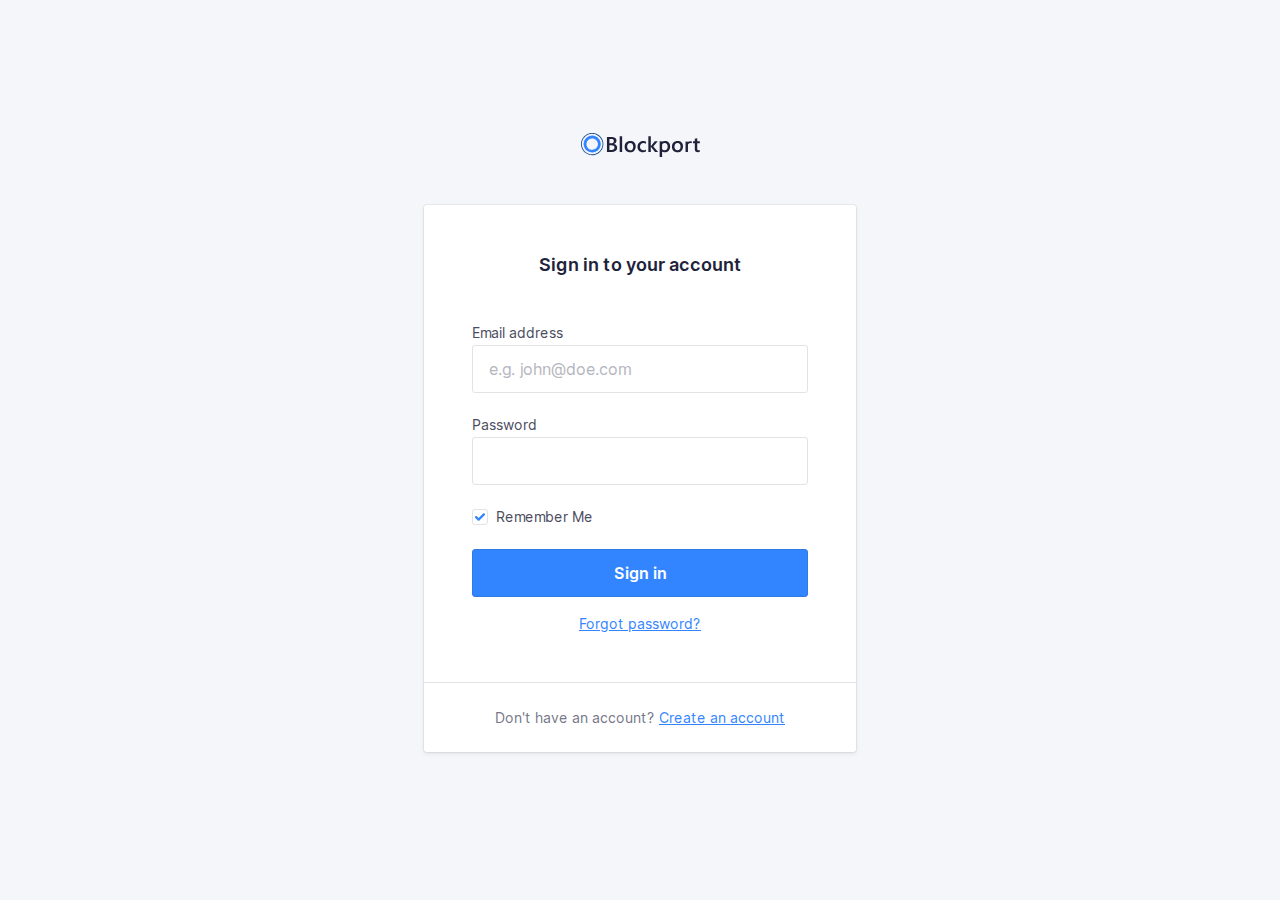
<file: index.html>
<!doctype html>
<html lang="en">

<head>
    <meta charset="utf-8">
    <meta http-equiv="x-ua-compatible" content="ie=edge">
    <title>Blockport - Sign in</title>
    <meta name="description" content="This is my HTML5 boilerplate.">
    <meta name="viewport" content="width=device-width, initial-scale=1.0">
    <meta name="theme-color" content="#e85e00">

    <link rel="icon" href="favicon.svg">
    <link rel="apple-touch-icon" href="apple-touch-icon.png">
    <link rel="manifest" href="manifest.json">

    <link rel="stylesheet" href="css/normalize.css">
    <link rel="stylesheet" href="css/screen.css">
</head>

<body>
    <section class="o-row o-row--lg o-row--login">
        <div class="o-container u-max-width-xs">
            <h1 class="c-logo">
                <svg class="c-logo__symbol" viewBox="0 0 119 24" xmlns="http://www.w3.org/2000/svg">
                    <title>Blockport</title>
                    <path class="c-logo__path c-logo__path--1"
                        d="M25.9496128,18.9917356 L25.9496128,4.04231406 L30.7396633,4.04231406 C32.19945,4.04231406 33.3560606,4.35834712 34.2094949,4.99041321 C35.0252057,5.55089835 35.5052521,6.4769114 35.4896465,7.4598347 C35.5056187,8.25676883 35.2485893,9.03557965 34.7604209,9.6694215 C34.2511175,10.3119823 33.5500641,10.7791057 32.7570539,11.0042975 L32.7570539,11.0459504 C33.6957957,11.1207168 34.5764055,11.5260387 35.2392256,12.1884297 C35.8602694,12.8310744 36.1707912,13.6667769 36.1707912,14.6955372 C36.1979832,15.9155062 35.6268682,17.0730015 34.6382155,17.8016529 C33.6205051,18.5950413 32.3363468,18.9917356 30.7857407,18.9917356 L25.9496128,18.9917356 Z M41.1511616,18.9918689 L38.6990404,18.9918689 L38.6990404,3.18727869 L41.1511616,3.18727869 L41.1511616,18.9918689 Z M49.1105387,19.2396694 C47.4477441,19.2396694 46.1195118,18.741157 45.1258418,17.7441322 C44.1321717,16.7471074 43.6360046,15.4247934 43.6373401,13.7771901 C43.6373401,11.9841322 44.1548767,10.5838017 45.1899495,9.57619833 C46.2250223,8.56859504 47.6200337,8.06479338 49.3749832,8.06479338 C51.0591469,8.06479338 52.3720202,8.55471073 53.3136027,9.53454547 C54.2551852,10.5143802 54.7226376,11.8730579 54.7159596,13.6105785 C54.7159596,15.313719 54.2091077,16.677686 53.195404,17.7024794 C52.1817003,18.7272727 50.8200787,19.2396694 49.1105387,19.2396694 Z M64.9231145,18.4998347 C63.986548,19.011405 62.9292595,19.2667693 61.8599663,19.2396694 C60.2572727,19.2396694 58.9657689,18.7444628 57.9854545,17.7540496 C57.0051402,16.7636364 56.5136477,15.4796694 56.5109764,13.9021488 C56.5109764,12.1434711 57.0385299,10.7312397 58.0936364,9.66545453 C59.1487429,8.59966942 60.5611166,8.0661157 62.3307576,8.06479338 C63.2258904,8.04636779 64.1144193,8.22027864 64.9351347,8.57454547 L64.9351347,10.8277686 C64.2490961,10.2941313 63.4035149,10.0011171 62.5310943,9.99471073 C61.5738178,9.96365776 60.6492491,10.3415166 59.9928283,11.0320661 C59.3330526,11.7236364 59.003165,12.6287603 59.003165,13.747438 C59.003165,14.8661157 59.3136869,15.7381818 59.9347306,16.3636364 C60.5557744,17.0023141 61.3891751,17.3216529 62.4349327,17.3216529 C63.3470917,17.3090469 64.2260005,16.9806241 64.9191077,16.3933884 L64.9191077,18.4998347 L64.9231145,18.4998347 Z M77.1256229,18.9918689 L74.0304209,18.9918689 L69.8393771,13.8605902 L69.7973064,13.8605902 L69.7973064,18.9918689 L67.3451852,18.9918689 L67.3451852,3.18727869 L69.7973064,3.18727869 L69.7973064,13.2039344 L69.8393771,13.2039344 L73.7980303,8.31462295 L76.7349663,8.31462295 L72.2814815,13.4718689 L77.1256229,18.9918689 Z M118.81569,18.8747107 C118.223016,19.1343064 117.578072,19.2557712 116.930522,19.2297521 C114.839007,19.2297521 113.793249,18.2380165 113.793249,16.2545455 L113.793249,10.2128926 L111.990219,10.2128926 L111.990219,8.31669423 L113.793249,8.31669423 L113.793249,5.84528927 L116.235354,5.15702479 L116.235354,8.31669423 L118.81569,8.31669423 L118.81569,10.2128926 L116.235354,10.2128926 L116.235354,15.5504132 C116.235354,16.1824793 116.351549,16.6340496 116.583939,16.905124 C116.81633,17.1761983 117.202312,17.3084298 117.741886,17.3018182 C118.130518,17.3099664 118.50999,17.1844984 118.81569,16.9467769 L118.81569,18.8647934 L118.81569,18.8747107 Z M109.678333,8.12826445 C110.052664,8.12904551 110.426384,8.1582218 110.796212,8.21553718 L110.796212,10.2961983 C110.392833,10.129817 109.958979,10.0480952 109.522071,10.0561983 C108.65244,10.0185786 107.815007,10.3854441 107.258266,11.0479339 C107.143588,11.1960713 107.043624,11.3548242 106.959764,11.5219835 L106.959764,18.9917356 L104.519663,18.9917356 L104.519663,8.37818184 L106.959764,8.66776859 L106.959764,8.67768594 C107.814579,8.30025824 108.742499,8.11272598 109.678333,8.12826445 Z M96.4320707,19.2396694 C94.7692761,19.2396694 93.4410438,18.741157 92.4473737,17.7441322 C91.4537037,16.7471074 90.9575366,15.4247934 90.9588721,13.7771901 C90.9588721,11.9841322 91.4764087,10.5838017 92.5114815,9.57619833 C93.5465543,8.56859504 94.9415657,8.06479338 96.6965152,8.06479338 C98.3806789,8.06479338 99.6935522,8.55471073 100.635135,9.53454547 C101.576717,10.5143802 102.04417,11.8730579 102.037492,13.6105785 C102.037492,15.313719 101.53064,16.677686 100.516936,17.7024794 C99.5032323,18.7272727 98.1416107,19.2396694 96.4320707,19.2396694 Z M87.7494781,9.53454547 C88.6883893,10.5157025 89.1578451,11.873719 89.1578451,13.608595 C89.1591806,15.3117355 88.6523287,16.6757025 87.6372896,17.7004959 C86.6222504,18.7252892 85.258625,19.2376859 83.5464141,19.2376859 C82.7065422,19.2489838 81.8737089,19.0847473 81.1023064,18.7557025 L81.1023064,23.8968595 L78.6622054,23.8968595 L78.6622054,8.31471073 L81.1023064,8.60429752 C81.9552279,8.23296681 82.8792553,8.04891403 83.8108586,8.06479338 C85.5017003,8.06479338 86.8145736,8.55471073 87.7494781,9.53454547 Z M96.5422559,9.99471073 C95.6726247,9.95709108 94.8351921,10.3239565 94.2784512,10.9864463 C93.7241864,11.6476033 93.4470539,12.5580165 93.4470539,13.7176859 C93.4470539,14.8363636 93.7275253,15.7170248 94.288468,16.3596694 C94.8529651,17.0028668 95.6823515,17.3568733 96.5422559,17.3216529 C97.5038721,17.3216529 98.2424466,17.0056198 98.7579798,16.3735537 C99.273513,15.7414876 99.5366216,14.8416529 99.5473064,13.6740496 C99.5473064,12.4998347 99.28954,11.5927273 98.7740067,10.9527273 C98.2584735,10.3127273 97.5145568,9.99338845 96.5422559,9.99471073 Z M28.4438047,6.03570248 L28.4438047,10.286281 L30.0645286,10.286281 C30.9353255,10.286281 31.6178058,10.0833058 32.1119697,9.67735538 C32.6061335,9.27140494 32.8532155,8.69619836 32.8532155,7.95173555 C32.8532155,6.67305785 31.9897643,6.03371902 30.262862,6.03371902 L28.4418013,6.03371902 L28.4438047,6.03570248 Z M28.4438047,12.2796694 L28.4438047,17.0082644 L30.5813973,17.0082644 C31.5163019,17.0082644 32.237514,16.7947108 32.7450337,16.3676033 C33.2602043,15.9259125 33.5416601,15.2742418 33.5083165,14.6003306 C33.5083165,13.0505785 32.4238271,12.2757025 30.2548485,12.2757025 L28.4518182,12.2757025 L28.4438047,12.2796694 Z M49.226734,9.99471073 C48.3571028,9.95709108 47.5196702,10.3239565 46.9629293,10.9864463 C46.4086646,11.6476033 46.131532,12.5580165 46.131532,13.7176859 C46.131532,14.8363636 46.4120034,15.7170248 46.9729461,16.3596694 C47.5370578,17.0036033 48.3664998,17.3583638 49.226734,17.3236364 C50.1883502,17.3236364 50.9269247,17.0076033 51.4424579,16.3755372 C51.9579912,15.7434711 52.2157576,14.8436364 52.2157576,13.6760331 C52.2157576,12.5018182 51.9579912,11.5947107 51.4424579,10.9547107 C50.9269247,10.3147108 50.1883502,9.99471073 49.226734,9.99471073 Z M85.8803367,16.3735537 C86.3958699,15.738843 86.6543043,14.8390083 86.6556397,13.6740496 C86.6556397,12.4985124 86.3978733,11.591405 85.8823401,10.9527273 C85.3668068,10.3140496 84.6282323,9.99471073 83.6666162,9.99471073 C82.796985,9.95709108 81.9595523,10.3239565 81.4028114,10.9864463 C81.2895823,11.124335 81.1896456,11.2724196 81.1043098,11.4287603 L81.1043098,15.9153719 C81.6149937,16.8312057 82.6094895,17.3774459 83.6646128,17.3216529 C84.626229,17.3216529 85.3648035,17.0056198 85.8803367,16.3735537 Z">
                    </path>
                    <path class="c-logo__path c-logo__path--2"
                        d="M11.1988215,19.5867769 C7.72899435,19.5891833 4.59940205,17.5218316 3.26949789,14.3488101 C1.93959376,11.1757885 2.67130845,7.5220381 5.12341434,5.09144786 C7.57552021,2.66085764 11.2650639,1.93214337 14.4714645,3.24513351 C17.6778651,4.55812363 19.7696074,7.65421885 19.771229,11.0895868 C19.7679239,15.7772288 15.9334776,19.5780304 11.1988215,19.5867769 Z M11.1988215,5.38314051 C8.86509736,5.38073339 6.75988968,6.77093308 5.86550131,8.90506387 C4.97111293,11.0391947 5.46382249,13.496632 7.11372873,15.1307206 C8.76363496,16.7648092 11.2455511,17.2534798 13.4013998,16.3687158 C15.5572486,15.4839518 16.962125,13.4001349 16.9605051,11.0895868 C16.9572,7.93949107 14.3805102,5.38572999 11.1988215,5.37917355 L11.1988215,5.38314051 Z">
                    </path>
                    <path class="c-logo__path c-logo__path--3"
                        d="M21.2917845,15.8796694 C21.3118182,15.8380165 21.3358586,15.8023141 21.3558923,15.7606612 C22.6443671,13.0744887 22.7786498,9.98607785 21.7280964,7.20021549 C20.6775431,4.41435317 18.5317957,2.16875244 15.7805219,0.975867769 L15.7805219,0.96 C15.6683333,0.910413222 15.5541414,0.874710744 15.4419529,0.82909091 C15.2937037,0.767603308 15.1434512,0.710082645 14.9931987,0.656528927 C14.792862,0.583140496 14.5925253,0.517685949 14.378165,0.458181816 C14.2319192,0.414545453 14.0856734,0.374876033 13.9394276,0.337190082 C13.7203928,0.281652893 13.501358,0.23338843 13.2823232,0.192396694 C13.1480976,0.16661157 13.0138721,0.144793388 12.8816498,0.124958678 C12.6546016,0.0905785125 12.4275533,0.0634710744 12.2005051,0.0436363637 C12.0762963,0.0337190082 11.9500842,0.0238016529 11.8258754,0.0178512397 C11.5881425,0.00462809917 11.3510774,-0.000661157024 11.1146801,0.00198347107 C10.988468,0.00198347107 10.8622559,0.00198347107 10.7380471,0.0119008265 C10.5076599,0.0218181818 10.2792761,0.0376859504 10.0528956,0.0614876034 C9.9146633,0.0753719009 9.77843434,0.0932231406 9.64220539,0.113057851 C9.44186869,0.142809918 9.22350168,0.176528926 9.01715488,0.218181818 C8.86089226,0.249917356 8.70462963,0.283636364 8.548367,0.321322314 C8.39210438,0.359008265 8.18575758,0.412561983 8.00745791,0.466115701 C7.82915825,0.519669423 7.65286195,0.577190081 7.47656566,0.638677688 C7.30026936,0.70016529 7.17405724,0.747768594 7.02580808,0.807272727 C6.82547138,0.884628098 6.63715488,0.969917355 6.44483165,1.05719008 C6.31861953,1.11471074 6.19441077,1.17421488 6.07220539,1.23768595 C5.87186869,1.34082644 5.67153199,1.45190082 5.47119529,1.56694215 C5.36301347,1.63041322 5.25683502,1.69586777 5.15065657,1.76528926 C4.95165543,1.89752066 4.75666107,2.02975207 4.5656734,2.16198347 C4.46416949,2.23603306 4.36400114,2.31140496 4.26516835,2.38809918 C4.07952302,2.52958678 3.89721661,2.67834711 3.71824916,2.83438017 C3.61607744,2.92363636 3.51791246,3.0168595 3.41774411,3.11008265 C3.25747475,3.26347108 3.10121212,3.42214876 2.94895623,3.5861157 C2.84678451,3.69719008 2.74861953,3.81024794 2.64845118,3.92528926 C2.51021886,4.08793389 2.37599327,4.25454547 2.24777778,4.42512397 C2.15161616,4.55206611 2.05946128,4.68099175 1.96930976,4.82181816 C1.90119529,4.92099175 1.82506734,5.0201653 1.75895623,5.11537188 C1.69284512,5.2105785 1.65878788,5.29190081 1.60670034,5.37917355 C1.53457912,5.49818184 1.46446128,5.61917355 1.40636364,5.74214876 C1.28415825,5.96231406 1.16796296,6.18446282 1.06178451,6.40859504 C1.02372054,6.44826445 0.995673401,6.49586778 0.981649832,6.54148761 C0.967626263,6.58710744 0.939579125,6.65454547 0.915538721,6.71008265 C0.808692479,6.95471075 0.711863077,7.20132232 0.625050505,7.44991735 C0.588989899,7.55438018 0.55426487,7.65884298 0.520875421,7.76330577 C0.444747475,8.00528927 0.377968575,8.24793388 0.320538721,8.49123966 C0.291156005,8.61157023 0.263776655,8.73190084 0.238400673,8.85223141 C0.191655443,9.07966942 0.152255892,9.30710742 0.12020202,9.53454547 C0.10016835,9.67338842 0.0821380471,9.81024795 0.0681144781,9.9490909 C0.0460774411,10.1613223 0.0320538721,10.3715703 0.022037037,10.5838017 C0.022037037,10.7365289 0.010016835,10.8872727 0.010016835,11.04 C0.010016835,11.2383471 0.010016835,11.4366942 0.026043771,11.6350413 C0.026043771,11.7917356 0.0440740741,11.9484297 0.0580976431,12.105124 C0.0761279461,12.3034711 0.104175084,12.5018182 0.132222222,12.7001653 C0.146245791,12.8429752 0.18030303,13.0036364 0.2003367,13.1543802 C0.238400673,13.3527273 0.286481481,13.5510744 0.336565657,13.7494215 C0.380639731,13.8961983 0.406683502,14.0330579 0.446750842,14.1758678 C0.506851852,14.3742149 0.576969697,14.5844628 0.647087542,14.7867769 C0.693164983,14.9157025 0.739242424,15.0446281 0.789326599,15.1715703 C0.871464646,15.3699174 0.963619529,15.5801653 1.05777778,15.7804959 C1.11387205,15.8995041 1.16996633,16.0185124 1.23006734,16.1355372 C1.33223906,16.3338843 1.44242424,16.5322314 1.55461279,16.7166942 C1.62473064,16.8357025 1.69484848,16.9527273 1.76897306,17.0677686 C1.88316498,17.2442975 2.00537037,17.4168595 2.12957912,17.587438 C2.21973064,17.7123967 2.31188552,17.8353719 2.40804714,17.9563636 C2.50420875,18.0773554 2.65646465,18.2519008 2.78468013,18.3966942 C2.91289562,18.5414876 3.02308081,18.6644628 3.14929293,18.7933884 C3.27550505,18.9223141 3.3876936,19.027438 3.51190236,19.1424794 C3.63611111,19.2575206 3.81841751,19.4241322 3.98069024,19.5590082 C4.09287879,19.6522314 4.20907407,19.7434711 4.32727273,19.8327273 C4.50957912,19.9735537 4.69388889,20.1084297 4.88621212,20.2294215 C4.9362963,20.2631405 4.98037037,20.3008265 5.03045455,20.3345455 C7.52290169,21.989742 10.5859073,22.5756212 13.5217147,21.9587191 C16.4575222,21.3418171 19.0161165,19.5746694 20.6146465,17.0598347 L20.6266667,17.0598347 C20.6647306,17.0003306 20.6947811,16.9368595 20.7328451,16.8753719 C20.8149832,16.7424794 20.8911111,16.6036364 20.9692424,16.4647934 C21.0854377,16.2763636 21.1936195,16.08 21.2917845,15.8796694 Z M6.96771044,20.4198347 C6.40765296,20.1694737 5.87129224,19.8701033 5.36501684,19.5252893 C5.18671717,19.4042975 5.01442761,19.2773554 4.84614478,19.1464463 C4.73996633,19.065124 4.63378788,18.9818182 4.53161616,18.8965289 C4.38136364,18.7715703 4.23912458,18.6406612 4.09888889,18.5097521 C3.9586532,18.378843 3.87451178,18.2995041 3.76632997,18.1884297 C3.65814815,18.0773554 3.53794613,17.9444628 3.42976431,17.8214876 C3.32158249,17.6985124 3.19737374,17.5557025 3.08718855,17.4247934 C2.97700337,17.2938843 2.91489899,17.1986777 2.83075758,17.0836364 C2.71656566,16.9249587 2.60237374,16.766281 2.49819865,16.6036364 C2.43008418,16.4965289 2.36597643,16.3894215 2.29786195,16.2803306 C2.19368687,16.1038017 2.09752525,15.9252893 1.9973569,15.7447934 C1.94126263,15.6376859 1.89117845,15.528595 1.83909091,15.4195041 C1.7609596,15.2231405 1.67681818,15.0386777 1.60069024,14.8482644 C1.55461279,14.7332231 1.51454545,14.6161983 1.47247475,14.501157 C1.40436027,14.3127273 1.34025253,14.1242975 1.28415825,13.9319008 C1.24609428,13.8029752 1.2140404,13.6760331 1.18198653,13.5490909 C1.13590909,13.3626446 1.09183502,13.1761983 1.05577441,12.9897521 C1.02973064,12.8429752 1.0076936,12.7140496 0.981649832,12.5771901 C0.953602694,12.3927273 0.92956229,12.2082644 0.911531987,12.0218182 C0.897508418,11.8809918 0.889494949,11.7401653 0.881481481,11.5993388 C0.881481481,11.4109091 0.865454545,11.2224794 0.865454545,11.0340496 C0.865454545,10.8971901 0.865454545,10.7603306 0.877474747,10.6254545 C0.877474747,10.4271074 0.899511785,10.2287603 0.919545455,10.0304132 C0.931565657,9.90743803 0.94959596,9.78247936 0.965622896,9.65950414 C0.995673401,9.44528927 1.03173401,9.23107436 1.07580808,9.01884299 C1.09784512,8.91173555 1.12188552,8.80462812 1.14792929,8.69950414 C1.20402357,8.47074382 1.27080247,8.24330577 1.34826599,8.01719009 C1.37764871,7.9246281 1.408367,7.83206612 1.44042088,7.73950414 C1.52189113,7.50545453 1.61204265,7.2740496 1.71087542,7.04528927 C1.75094276,6.95206611 1.7910101,6.86082645 1.83508418,6.76958679 C1.93525253,6.55537188 2.03542088,6.3490909 2.15762626,6.14479338 C2.21973064,6.03570248 2.27983165,5.92661158 2.34594276,5.81752064 C2.45412458,5.63900825 2.5683165,5.46644628 2.68651515,5.29586778 C2.7686532,5.17685949 2.85279461,5.0598347 2.93893939,4.94479338 C3.06047699,4.7847934 3.18602133,4.62876031 3.31557239,4.47669423 C3.40505612,4.36826447 3.49520763,4.26710742 3.58602694,4.17322312 C3.73026936,4.01983471 3.87718294,3.86842975 4.02676768,3.71900826 C4.11491582,3.63438017 4.20506734,3.55173554 4.29722222,3.47107438 C4.46016275,3.32694215 4.62710998,3.18809917 4.79806397,3.05454545 C4.88754769,2.98446281 4.978367,2.91834711 5.07052189,2.85619835 C5.24815375,2.72396694 5.42912458,2.60099173 5.61343434,2.48727273 C5.71093152,2.42512397 5.80909651,2.36561983 5.90792929,2.30876033 C6.09090349,2.20165289 6.27654882,2.09983471 6.46486532,2.00330579 C6.57705387,1.94644628 6.69057799,1.89157025 6.80543771,1.83867769 C6.98306957,1.75669422 7.16203704,1.67933884 7.34234007,1.60661157 C7.47589785,1.55239669 7.61413018,1.50082645 7.75703704,1.45190082 C7.91864196,1.39504132 8.08225029,1.34214876 8.24786195,1.29322314 C8.41347361,1.24429752 8.57975307,1.2 8.74670034,1.16033058 C8.8896072,1.12595041 9.03318182,1.09421488 9.17742424,1.06512397 C9.36841191,1.02677686 9.56073514,0.994380165 9.75439394,0.967933885 C9.87993826,0.950743802 10.0061504,0.934876033 10.1330303,0.920330577 C10.3440516,0.899173554 10.5557407,0.883966942 10.7680976,0.874710744 L11.1126768,0.874710744 C11.3317116,0.874710744 11.5514141,0.880000001 11.7717845,0.890578513 L12.1143603,0.914380167 C12.3307239,0.932892563 12.5464197,0.958677687 12.7614478,0.991735538 C12.8829854,1.01024793 13.004523,1.0307438 13.1260606,1.05322314 C13.330404,1.09157025 13.5347475,1.13652893 13.7390909,1.18809918 C13.8713131,1.22181818 14.0035354,1.25752066 14.1397643,1.29719008 C14.3320875,1.35404959 14.523743,1.41619835 14.7147306,1.48363636 C14.8509596,1.53322314 14.9851852,1.58479339 15.115404,1.64033058 C17.755199,2.69780719 19.8336285,4.79210648 20.8551251,7.42387715 C21.8766218,10.0556478 21.7496417,12.9890377 20.5044613,15.5246281 C20.4123064,15.7229752 20.3041246,15.8975206 20.207963,16.08 C20.1378451,16.2029752 20.0697306,16.3279339 19.9956061,16.4489256 C17.2731751,20.8198837 11.7011151,22.517402 6.96771044,20.4178512 L6.96771044,20.4198347 Z">
                    </path>
                </svg>
            </h1>
            <form class="c-card" action="#">
                <div class="c-card__body">
                    <h2 class="c-card__title">
                        Sign in to your account
                    </h2>
                    <p class="c-form-field">
                        <label class="c-label" for="username">
                            Email address
                        </label>
                        <input class="c-input" type="email" name="username" id="username"
                            placeholder="e.g. john@doe.com" required>
                    </p>
                    <p class="c-form-field">
                        <label class="c-label" for="password">
                            Password
                        </label>
                        <input class="c-input" type="password" name="password" id="password" required>
                    </p>
                    <p class="c-form-field c-form-field--option">
                        <input class="c-option c-option--hidden o-hide-accessible" type="checkbox" id="checkbox1"
                            checked>
                        <label class="c-label c-label--option c-custom-option" for="checkbox1">
                            <span class="c-custom-option__fake-input c-custom-option__fake-input--checkbox">
                                <svg class="c-custom-option__symbol" xmlns="http://www.w3.org/2000/svg"
                                    viewBox="0 0 9 6.75">
                                    <path
                                        d="M4.75,9.5a1,1,0,0,1-.707-.293l-2.25-2.25A1,1,0,1,1,3.207,5.543L4.75,7.086,8.793,3.043a1,1,0,0,1,1.414,1.414l-4.75,4.75A1,1,0,0,1,4.75,9.5"
                                        transform="translate(-1.5 -2.75)" />
                                </svg>
                            </span>
                            Remember Me
                        </label>
                    </p>
                    <p class="u-mb-md">
                        <!-- Input type button
                                <input type="submit" class="o-button-reset c-button" value="Sign in"/>
                            -->
                        <!-- Button -->
                        <button type="submit" class="o-button-reset c-button">Sign in</button>
                    </p>
                    <p class="u-text-sm u-align-text-center">
                        <a href="#!">
                            Forgot password?
                        </a>
                    </p>
                </div>
                <div class="c-card__footer">
                    <p class="u-align-text-center u-text-sm u-color-neutral-dark">
                        Don't have an account? <a href="#">Create an account</a>
                    </p>
                </div>
            </form>

        </div>
    </section>
</body>

</html>
</file>
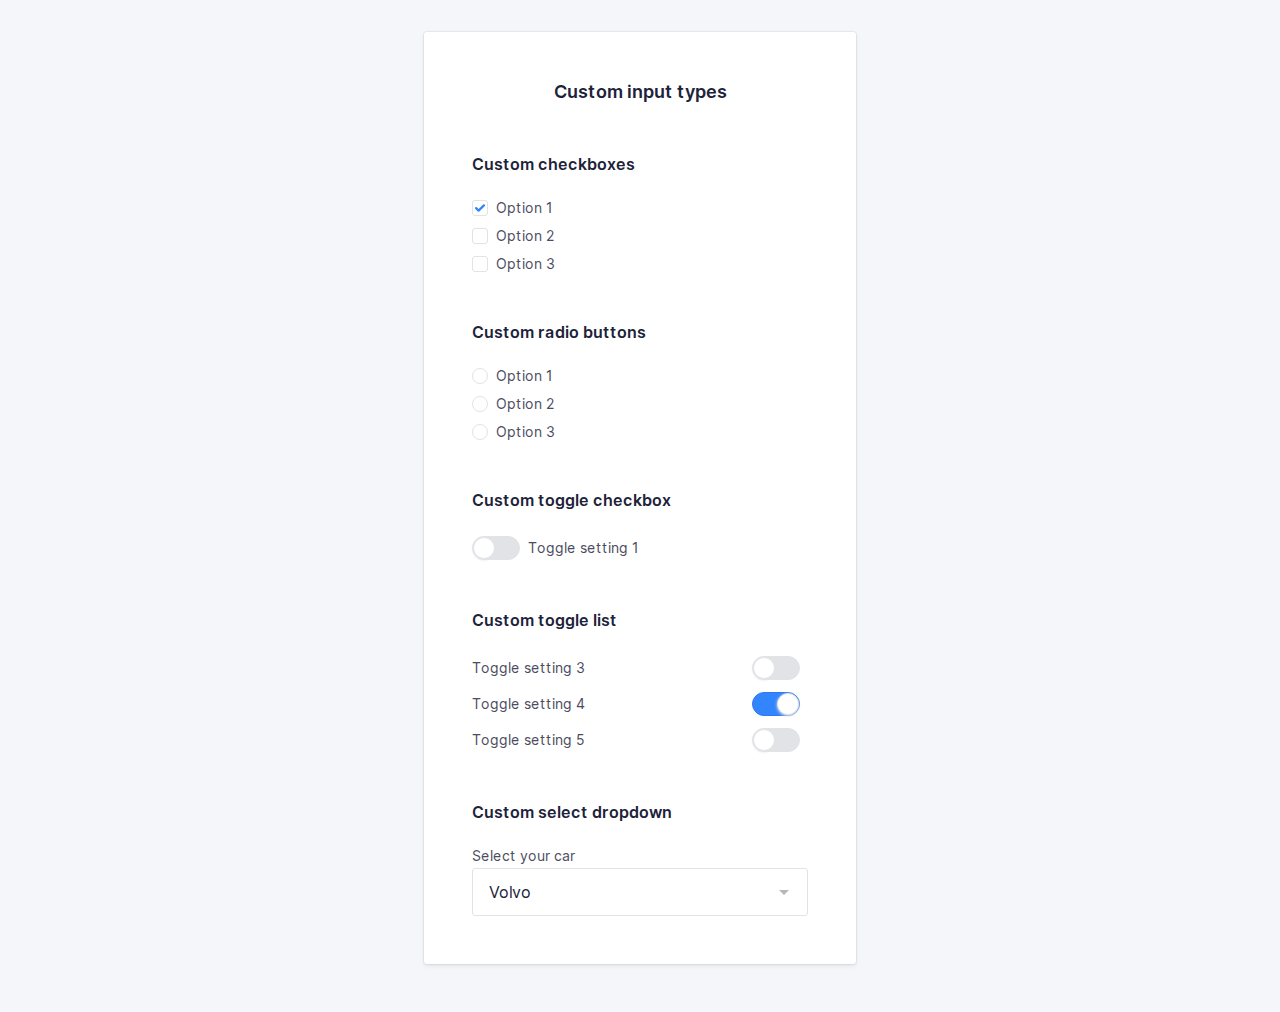
<file: inputs.html>
<!doctype html>
<html lang="en">

<head>
    <meta charset="utf-8">
    <meta http-equiv="x-ua-compatible" content="ie=edge">
    <title>Blockport - Custom input types</title>
    <meta name="description" content="This is my HTML5 boilerplate.">
    <meta name="viewport" content="width=device-width, initial-scale=1.0">
    <meta name="msapplication-TileColor" content="#3385FF">
    <meta name="theme-color" content="#3385FF">

    <link rel="apple-touch-icon" sizes="180x180" href="apple-touch-icon.png">
    <link rel="icon" type="image/png" sizes="32x32" href="favicon-32x32.png">
    <link rel="icon" type="image/png" sizes="16x16" href="favicon-16x16.png">
    <link rel="manifest" href="site.webmanifest">
    <link rel="mask-icon" href="safari-pinned-tab.svg" color="#3385FF">

    <link rel="stylesheet" href="css/normalize.css">
    <link rel="stylesheet" href="css/screen.css">
    <script type="text/javascript">
        function togglePassword() {
            var passwordInput = document.querySelector(".js-password-input");

            if (passwordInput.type === "password") {
                passwordInput.type = "text";
            } else {
                passwordInput.type = "password";
            }
        }
    </script>
</head>

<body>
    <section class="o-row o-row--lg o-row--login o-row--beta">
        <div class="o-container u-max-width-xs">
            <form class="c-card" action="#">
                <div class="c-card__body">
                    <h2 class="c-card__title">
                        Custom input types
                    </h2>
                    <div class="o-section">
                        <!-- Custom checkboxes -->
                        <h5>
                            Custom checkboxes
                        </h5>
                        <ul class="o-list c-option-list">
                            <li class="c-form-field c-form-field--option c-option-list__item">
                                <input class="c-option c-option--hidden o-hide-accessible" type="checkbox"
                                    id="checkbox1" checked>
                                <label class="c-label c-label--option c-custom-option" for="checkbox1">
                                    <span class="c-custom-option__fake-input c-custom-option__fake-input--checkbox">
                                        <svg class="c-custom-option__symbol" xmlns="http://www.w3.org/2000/svg"
                                            viewBox="0 0 9 6.75">
                                            <path
                                                d="M4.75,9.5a1,1,0,0,1-.707-.293l-2.25-2.25A1,1,0,1,1,3.207,5.543L4.75,7.086,8.793,3.043a1,1,0,0,1,1.414,1.414l-4.75,4.75A1,1,0,0,1,4.75,9.5"
                                                transform="translate(-1.5 -2.75)" />
                                        </svg>
                                    </span>
                                    Option 1
                                </label>
                            </li>
                            <li class="c-form-field c-form-field--option c-option-list__item">
                                <input class="c-option c-option--hidden o-hide-accessible" type="checkbox"
                                    id="checkbox2">
                                <label class="c-label c-label--option c-custom-option" for="checkbox2">
                                    <span class="c-custom-option__fake-input c-custom-option__fake-input--checkbox">
                                        <svg class="c-custom-option__symbol" xmlns="http://www.w3.org/2000/svg"
                                            viewBox="0 0 9 6.75">
                                            <path
                                                d="M4.75,9.5a1,1,0,0,1-.707-.293l-2.25-2.25A1,1,0,1,1,3.207,5.543L4.75,7.086,8.793,3.043a1,1,0,0,1,1.414,1.414l-4.75,4.75A1,1,0,0,1,4.75,9.5"
                                                transform="translate(-1.5 -2.75)" />
                                        </svg>
                                    </span>
                                    Option 2
                                </label>
                            </li>
                            <li class="c-form-field c-form-field--option c-option-list__item">
                                <input class="c-option c-option--hidden o-hide-accessible" type="checkbox"
                                    id="checkbox3">
                                <label class="c-label c-label--option c-custom-option" for="checkbox3">
                                    <span class="c-custom-option__fake-input c-custom-option__fake-input--checkbox">
                                        <svg class="c-custom-option__symbol" xmlns="http://www.w3.org/2000/svg"
                                            viewBox="0 0 9 6.75">
                                            <path
                                                d="M4.75,9.5a1,1,0,0,1-.707-.293l-2.25-2.25A1,1,0,1,1,3.207,5.543L4.75,7.086,8.793,3.043a1,1,0,0,1,1.414,1.414l-4.75,4.75A1,1,0,0,1,4.75,9.5"
                                                transform="translate(-1.5 -2.75)" />
                                        </svg>
                                    </span>
                                    Option 3
                                </label>
                            </li>
                        </ul>
                    </div>
                    <div class="o-section">
                        <!-- Custom radio buttons -->
                        <h5>
                            Custom radio buttons
                        </h5>
                        <ul class="o-list c-option-list">
                            <li class="c-form-field c-form-field--option c-option-list__item">
                                <input class="o-hide-accessible c-option c-option--hidden" type="radio" name="radios"
                                    id="radio1">
                                <label class="c-label c-label--option c-custom-option" for="radio1">
                                    <span class="c-custom-option__fake-input c-custom-option__fake-input--radio">
                                        <span class="c-custom-option__symbol"></span>
                                    </span>
                                    Option 1
                                </label>
                            </li>
                            <li class="c-form-field c-form-field--option c-option-list__item">
                                <input class="o-hide-accessible c-option c-option--hidden" type="radio" name="radios"
                                    id="radio2">
                                <label class="c-label c-label--option c-custom-option" for="radio2">
                                    <span class="c-custom-option__fake-input c-custom-option__fake-input--radio">
                                        <span class="c-custom-option__symbol"></span>
                                    </span>
                                    Option 2
                                </label>
                            </li>
                            <li class="c-form-field c-form-field--option c-option-list__item">
                                <input class="o-hide-accessible c-option c-option--hidden" type="radio" name="radios"
                                    id="radio3">
                                <label class="c-label c-label--option c-custom-option" for="radio3">
                                    <span class="c-custom-option__fake-input c-custom-option__fake-input--radio">
                                        <span class="c-custom-option__symbol"></span>
                                    </span>
                                    Option 3
                                </label>
                            </li>
                        </ul>
                    </div>
                    <div class="o-section">
                        <!-- Custom toggle checkboxes -->
                        <h5>
                            Custom toggle checkbox
                        </h5>
                        <p class="c-form-field c-form-field--option">
                            <input class="o-hide-accessible c-option c-option--hidden" type="checkbox" id="toggle1">
                            <label class="c-label c-label--option c-custom-toggle" for="toggle1">
                                <span class="c-custom-toggle__fake-input">
                                </span>
                                Toggle setting 1
                            </label>
                        </p>
                    </div>
                    <div class="o-section">
                        <h5>
                            Custom toggle list
                        </h5>
                        <ul class="o-list c-toggle-list">
                            <li class="c-form-field c-form-field--option c-toggle-list__item">
                                <input class="o-hide-accessible c-option c-option--hidden" type="checkbox" id="toggle3">
                                <label class="c-label c-label--option c-custom-toggle c-custom-toggle--inverted"
                                    for="toggle3">
                                    <span class="c-custom-toggle__fake-input">
                                    </span>
                                    Toggle setting 3
                                </label>
                            </li>
                            <li class="c-form-field c-form-field--option c-toggle-list__item">
                                <input class="o-hide-accessible c-option c-option--hidden" type="checkbox" id="toggle4"
                                    checked>
                                <label class="c-label c-label--option c-custom-toggle c-custom-toggle--inverted"
                                    for="toggle4">
                                    <span class="c-custom-toggle__fake-input">
                                    </span>
                                    Toggle setting 4
                                </label>
                            </li>
                            <li class="c-form-field c-form-field--option c-toggle-list__item">
                                <input class="o-hide-accessible c-option c-option--hidden" type="checkbox" id="toggle5">
                                <label class="c-label c-label--option c-custom-toggle c-custom-toggle--inverted"
                                    for="toggle5">
                                    <span class="c-custom-toggle__fake-input">
                                    </span>
                                    Toggle setting 5
                                </label>
                            </li>
                        </ul>
                    </div>
                    <div class="o-section">
                        <!-- Custom select -->
                        <h5>
                            Custom select dropdown
                        </h5>
                        <p class="c-form-field">
                            <label class="c-label" for="select1">
                                Select your car
                            </label>
                            <span class="c-custom-select">
                                <select class="c-custom-select__input" class="" name="select1" id="select1">
                                    <option value="volvo">Volvo</option>
                                    <option value="saab">Saab</option>
                                    <option value="mercedes">Mercedes</option>
                                    <option value="audi">Audi</option>
                                </select>
                                <svg class="c-custom-select__symbol" xmlns="http://www.w3.org/2000/svg"
                                    viewBox="0 0 24 24">
                                    <path d="M7,10l5,5,5-5Z" />
                                </svg>
                            </span>
                        </p>
                    </div>
                </div>
            </form>
        </div>
    </section>
</body>

</html>
</file>
<file: css/screen.css>
/*------------------------------------*\
#FONTS
\*------------------------------------*/

@font-face {
    font-family: "Inter Web";
    font-weight: 400;
    src: url("../fonts/Inter-Regular.woff2") format("woff2")
}

@font-face {
    font-family: "Inter Web";
    font-weight: 600;
    src: url("../fonts/Inter-SemiBold.woff2") format("woff2")
}

/*------------------------------------*\
#Variables
\*------------------------------------*/

:root {
    /* colors */
    --global-color-alpha-h: 216deg;
    --global-color-alpha-s: 100%;
    --global-color-alpha-l: 60%;
    --global-color-alpha-hsl: var(--global-color-alpha-h) var(--global-color-alpha-s) var(--global-color-alpha-l);
    --global-color-alpha: hsl(var(--global-color-alpha-hsl));
    --global-color-alpha-light: hsl(var(--global-color-alpha-h) 100% 65%);
    --global-color-alpha-dark: hsl(var(--global-color-alpha-h) 80% 55%);
    --global-color-alpha-x-dark: hsl(var(--global-color-alpha-h) 65% 35%);
    --global-color-alpha-transparent: hsl(var(--global-color-alpha-hsl) / .75);
    --global-color-alpha-x-transparent: hsl(var(--global-color-alpha-hsl) / .3);

    --global-color-neutral-xxxx-light: #F5F6FA;
    --global-color-neutral-xxx-light: #E2E3E7;
    --global-color-neutral-xx-light: #caccd4;
    --global-color-neutral-x-light: #b5b6c0;
    --global-color-neutral-light: #a0a1ad;
    --global-color-neutral: #8b8c9a;
    --global-color-neutral-dark: #757787;
    --global-color-neutral-x-dark: #606274;
    --global-color-neutral-xx-dark: #4b4c60;
    --global-color-neutral-xxx-dark: #35374d;
    --global-color-neutral-xxxx-dark: #20223a;

    --global-input-backgroundColor: White;
    --global-input-color: var(--global-color-neutral-xxxx-dark);
    --global-input-borderColor: var(--global-color-neutral-xxx-light);
    --global-input-hover-borderColor: var(--global-color-neutral-xx-light);
    --global-input-focus-borderColor: var(--global-color-alpha);
    --global-input-boxShadow: 0 0 0 3px var(--global-color-alpha-x-transparent);

    /* border stuff */
    --global-borderRadius: 3px;
    --global-borderWidth: 1px;

    /* transitions */
    --global-transitionTiming-alpha: .1s ease-out;

    /* Baseline settings */
    --global-baseline: 8px;
    --global-whitespace: calc(var(--global-baseline) * 3);
    /* = 24px */

    --global-whitespace-xs: calc(var(--global-baseline) / 2);
    /* = 4px */
    --global-whitespace-sm: calc(var(--global-baseline) * 1);
    /*  = 8px */
    --global-whitespace-md: calc(var(--global-baseline) * 2);
    /*  = 16px */
    --global-whitespace-lg: calc(var(--global-baseline) * 4);
    /*  = 32px */
    --global-whitespace-xl: calc(var(--global-whitespace) * 2);
    /*  = 48px */
    --global-whitespace-xxl: calc(var(--global-whitespace) * 3);
    /*  = 72px */


    --global-transition: all 400ms cubic-bezier(0.250, 0.250, 0.750, 0.750);
}

@media (prefers-color-scheme: dark) {
    :root {
        --global-page-color: White;
        --global-page-backgroundColor: var(--global-color-neutral-xxxx-dark);
    }
}

/*------------------------------------*\
#GENERIC
\*------------------------------------*/

/*
    Generic: Page
    ---
    Global page styles + universal box-sizing:
*/

html {
    line-height: 1.5;
    font-family: "Inter Web", Helvetica, arial, sans-serif;
    color: var(--global-page-color, var(--global-color-neutral-xxxx-dark));
    background-color: var(--global-page-backgroundColor, var(--global-color-neutral-xxxx-light));
    box-sizing: border-box;
    -webkit-font-smoothing: antialiased;
    -moz-osx-font-smoothing: grayscale;
}

*,
*:before,
*:after {
    box-sizing: inherit;
}

/*
* Remove text-shadow in selection highlight:
* https://twitter.com/miketaylr/status/12228805301
*
* Customize the background color to match your design.
*/

::selection {
    background: var(--global-color-alpha);
    color: white;
    text-shadow: none;
}

/*------------------------------------*\
#Elements
\*------------------------------------*/

/*
Elements: Images
---
Default markup for images to make them responsive
*/

img {
    max-width: 100%;
    vertical-align: top;
}

/*
    Elements: typography
    ---
    Default markup for typographic elements
*/

h1,
h2,
h3 {
    font-weight: 700;
}

h1 {
    font-size: 36px;
    line-height: calc(var(--global-baseline) * 6);
    margin: 0 0 var(--global-whitespace);
}

h2 {
    font-size: 32px;
    line-height: calc(var(--global-baseline) * 5);
    margin: 0 0 var(--global-whitespace);
}

h3 {
    font-size: 26px;
    line-height: calc(var(--global-baseline) * 4);
    margin: 0 0 var(--global-whitespace);
}

h4,
h5,
h6 {
    font-size: 16px;
    font-weight: 600;
    line-height: calc(var(--global-baseline) * 3);
    margin: 0 0 var(--global-whitespace);
}

p,
ol,
ul,
dl,
table,
address,
figure {
    margin: 0 0 var(--global-whitespace);
}

ul,
ol {
    padding-left: var(--global-whitespace);
}

li ul,
li ol {
    margin-bottom: 0;
}

blockquote {
    font-style: normal;
    font-size: 23px;
    line-height: calc(var(--global-baseline) * 6);
    margin: 0 0 var(--global-whitespace);
}

blockquote * {
    font-size: inherit;
    line-height: inherit;
}

figcaption {
    font-weight: 400;
    font-size: 12px;
    line-height: calc(var(--global-baseline) * 2);
    margin-top: var(--global-whitespace-xxs);
}

hr {
    border: 0;
    height: var(--global-borderWidth);
    background: LightGrey;
    margin: 0 0 var(--global-whitespace);
}

a,
a:visited {
    transition: all var(--global-transitionTiming-alpha);
    color: var(--global-color-alpha);
    outline-color: var(--global-link-BoxShadowColor);
    outline-width: medium;
    outline-offset: 2px;
}

a:hover,
a:focus {
    color: var(--global-color-alpha-light);
}

a:active {
    color: var(--global-color-alpha-dark);
}

label,
input {
    display: block;
}

input::placeholder {
    color: var(--global-color-neutral-x-light);
}

/*------------------------------------*\
#OBJECTS
\*------------------------------------*/

/*
    Objects: Row
    ---
    Creates a horizontal row that stretches the viewport and adds padding around children
*/

.o-row {
    display: flow-root;
    position: relative;
    padding: var(--global-whitespace) var(--global-whitespace) 0;
}

.o-row--login {
    min-height: 100vh;
    display: flex;
    align-items: center;
}

/* size modifiers */

.o-row--lg {
    padding-top: var(--global-whitespace-lg);
    padding-bottom: var(--global-whitespace);
}

@media (min-width: 768px) {
    .o-row {
        padding-left: var(--global-whitespace-lg);
        padding-right: var(--global-whitespace-lg);
    }
}

/*
    Objects: Container
    ---
    Creates a horizontal container that sets de global max-width
*/

.o-container {
    margin-left: auto;
    margin-right: auto;
    max-width: 79.5em;
    /* 79.5 * 16px = 1272 */
    width: 100%;
}

/*
    Objects: section
    ---
    Creates vertical whitespace between adjacent sections inside a row
*/

.o-section {
    display: flow-root;
    position: relative;
}

.o-section+.o-section {
    padding-top: var(--global-whitespace);
}

@media (min-width: 768px) {

    .o-section--lg+.o-section--lg,
    .o-section--xl+.o-section--xl {
        padding-top: var(--global-whitespace-lg);
    }
}

@media (min-width: 992px) {
    .o-section--xl+.o-section--xl {
        padding-top: var(--global-whitespace-xxl);
    }
}

/*
    Objects: Layout
    ---
    The layout object provides us with a column-style layout system. This object
    contains the basic structural elements, but classes should be complemented
    with width utilities
*/

.o-layout {
    display: flex;
    flex-wrap: wrap;
}

.o-layout__item {
    width: 100%;
}

/* gutter modifiers, these affect o-layout__item too */

.o-layout--gutter {
    margin: 0 -12px;
}

.o-layout--gutter>.o-layout__item {
    padding: 0 12px;
}

.o-layout--gutter-sm {
    margin: 0 -6px;
}

.o-layout--gutter-sm>.o-layout__item {
    padding: 0 6px;
}

.o-layout--gutter-lg {
    margin: 0 calc(var(--global-whitespace) * -1);
}

.o-layout--gutter-lg>.o-layout__item {
    padding: 0 var(--global-whitespace);
}

.o-layout--gutter-xl {
    margin: 0 calc(var(--global-whitespace-lg) * -1);
}

.o-layout--gutter-xl>.o-layout__item {
    padding: 0 var(--global-whitespace-lg);
}

/* reverse horizontal row modifier */

.o-layout--row-reverse {
    flex-direction: row-reverse;
}

/* Horizontal alignment modifiers*/

.o-layout--justify-start {
    justify-content: flex-start;
}

.o-layout--justify-end {
    justify-content: flex-end;
}

.o-layout--justify-center {
    justify-content: center;
}

.o-layout--justify-space-around {
    justify-content: space-around;
}

.o-layout--justify-space-evenly {
    justify-content: space-evenly;
}

.o-layout--justify-space-between {
    justify-content: space-between;
}

/* Vertical alignment modifiers */

.o-layout--align-start {
    align-items: flex-start;
}

.o-layout--align-end {
    align-items: flex-end;
}

.o-layout--align-center {
    align-items: center;
}

.o-layout--align-baseline {
    align-items: baseline;
}

/* Vertical alignment modifiers that only work if there is one than one flex item */

.o-layout--align-content-start {
    align-content: start;
}

.o-layout--align-content-end {
    align-content: end;
}

.o-layout--align-content-center {
    align-content: center;
}

.o-layout--align-content-space-around {
    align-content: space-around;
}

.o-layout--align-content-space-between {
    align-content: space-between;
}

/*
    Objects: List
    ---
    Small reusable object to remove default list styling from lists
*/

.o-list {
    list-style: none;
    padding: 0;
}

/*
    Object: Button reset
    ---
    Small button reset object
*/

.o-button-reset {
    border: none;
    margin: 0;
    padding: 0;
    width: auto;
    overflow: visible;
    background: transparent;

    /* inherit font & color from ancestor */
    color: inherit;
    font: inherit;

    /* Normalize `line-height`. Cannot be changed from `normal` in Firefox 4+. */
    line-height: normal;

    /* Corrects font smoothing for webkit */
    -webkit-font-smoothing: inherit;
    -moz-osx-font-smoothing: inherit;

    /* Corrects inability to style clickable `input` types in iOS */
    -webkit-appearance: none;
}

/*
    Object: Hide accessible
    ---
    Accessibly hide any element
*/

.o-hide-accessible {
    position: absolute;
    width: 1px;
    height: 1px;
    padding: 0;
    margin: -1px;
    overflow: hidden;
    clip: rect(0, 0, 0, 0);
    border: 0;
}

/*------------------------------------*\
#COMPONENTS
\*------------------------------------*/

/*
    Component: Logo
    ---
    Website main logo
*/

.c-logo {
    height: var(--global-whitespace);
    display: flex;
    align-items: center;
    justify-content: center;
    margin-bottom: var(--global-whitespace-xl);
}

.c-logo__symbol {
    height: 100%;
}

.c-logo__path--1 {
    fill: var(--logo__path--1--fill, var(--global-color-neutral-xxxx-dark));
}

.c-logo__path--2 {
    fill: var(--logo__path--1--fill, var(--global-color-alpha));
}

.c-logo__path--3 {
    fill: var(--logo__path--1--fill, var(--global-color-alpha-x-dark));
}

@media (prefers-color-scheme: dark) {
  .c-logo {
    --logo__path--1--fill: White;
    --logo__path--2--fill: var(--logo__path--1--fill);
    --logo__path--3--fill: var(--logo__path--1--fill);
  }
}

/*
    Component: Card
    ---
    Card with box shadow
*/

.c-card {
    background-color: White;
    margin-bottom: var(--global-whitespace);
    border-radius: var(--global-borderRadius);
    box-shadow: 0 0 0 var(--global-borderWidth) rgba(0, 0, 0, 0.05), 0 2px 4px rgba(0, 0, 0, .075);
    overflow: hidden;
}

@media (prefers-color-scheme: dark) {
  .c-card {
    background-color: #35374D;
  }
}

/* Add padding to child for more flexibility */
.c-card__body,
.c-card__footer {
    padding: var(--global-whitespace);
}

.c-card__footer {
    text-align: center;
    border-top: var(--global-borderWidth) solid var(--global-color-neutral-xxx-light);
}

@media (prefers-color-scheme: dark) {
    .c-card__footer {
        text-align: center;
        border-top: var(--global-borderWidth) solid #20223A;
    }
  }

.c-card__title {
    text-align: center;
    font-size: 18px;
    line-height: calc(var(--global-baseline) * 3);
    font-weight: 600;
}

@media (prefers-color-scheme: dark) {
  .c-card__title {
    color: white;
  }
}

/* This allows c-card__body and __footer to have equal padding everywhere */

.c-card__body>*:last-child,
.c-card__footer>*:last-child,
.c-card__body>*:last-child>*:last-child,
.c-card__footer>*:last-child>*:last-child {
    margin-bottom: 0;
}

@media (min-width: 27em) {
    .c-card__body {
        padding: var(--global-whitespace-xl);
    }

    .c-card__title {
        margin-bottom: var(--global-whitespace-xl);
    }
}

/*
    Component: Forms
    ---
    Everything form related here
*/

.c-form-field--option {
    display: flex;
    align-items: center;
}

/*
    Component: Input
    ---
    Class to put on all input="text" like form inputs
*/

.c-input {
    -webkit-appearance: none;
    -moz-appearance: none;
    appearance: none;
    width: 100%;
    border: var(--global-borderWidth) solid var(--global-input-borderColor);
    border-radius: var(--global-borderRadius);
    color: var(--global-input-color);
    background-color: var(--global-input-backgroundColor);
    font-family: inherit;
    font-size: 16px;
    line-height: calc(var(--global-baseline) * 3);
    padding: calc(var(--global-baseline) * 1.5 - var(--global-borderWidth)) var(--global-whitespace-md);
    outline: none;
    transition: border var(--global-transition-timing-alpha);
}

@media (prefers-color-scheme: dark) {
  .c-input {
    background-color: #20223A;
    color: #B5B6C0;
    border-color: #20223A;
  }
}

.c-input:hover {
    border-color: var(--global-color-neutral-xx-light);
    border: var(--global-borderWidth) solid var(--global-input-borderColor);
    background-color: var(--global-input-backgroundColor);
    color: var(--global-input-color);
}

.c-input:focus,
.c-input:active {
    border-color: var(--global-color-alpha);
    box-shadow: 0 0 0 3px var(--global-color-alpha-x-transparent);
    border: var(--global-borderWidth) solid var(--global-input-borderColor);
    background-color: var(--global-input-backgroundColor);
    color: var(--global-input-color);
}

@media (prefers-color-scheme: dark) {
    .c-input:focus,
    .c-input:active, .c-input:hover {
    border-color: var(--global-color-alpha);
    box-shadow: 0 0 0 3px var(--global-color-alpha-x-transparent);
    border: var(--global-borderWidth) solid var(--global-color-alpha);
    background-color: #20223A;
    color: var(--global-input-color);
}
  }

/* option input for checkboxes and radio buttons */

.c-option {
    margin-right: var(--global-whitespace-sm);
}

/*
    Component: Label
    ---
    Class to put on all form labels
*/

.c-label {
    margin-bottom: 0;
    font-size: 14px;
    padding-bottom: var(--global-whitespace-xs);
    line-height: calc(var(--global-baseline) * 2);
    color: var(--global-color-neutral-xx-dark);
}

@media (prefers-color-scheme: dark) {
    .c-label {
      color: #B5B6C0;
    }
  }

.c-label--option {
    padding-bottom: 0;
}

/*
    Component: Button
    ---
    Class to put on form buttons or
*/

.c-button {
    font-size: 16px;
    font-weight: 700;
    border-radius: var(--global-borderRadius);
    border: var(--global-borderWidth) solid var(--global-color-alpha-dark);
    background-color: var(--global-color-alpha);
    color: #fff;
    padding: calc(var(--global-baseline) * 1.5 - var(--global-borderWidth)) var(--global-whitespace-md);
    line-height: calc(var(--global-baseline) * 3);
    width: 100%;
    outline: none;
    transition: all var(--global-transition-timing-alpha);
}

.c-button:hover {
    background-color: var(--global-color-alpha-light);
}

.c-button:focus {
    box-shadow: 0 0 0 3px var(--global-color-alpha-x-transparent);
}

.c-button:active {
    background-color: var(--global-color-alpha-dark);
    box-shadow: none;
}

/* label svg {
    display: none
} */

.c-option--hidden:checked + .c-custom-option {
    transition: var(--global-transition);
    opacity: 1;
}

.c-option--hidden:checked + .c-custom-option .c-custom-option__symbol {
    transition: var(--global-transition);
    opacity: 1;
}

.c-custom-option {
    display: flex;
    align-items: center;
    --custom-option-borderColor: var(--global-input-borderColor);
    --custom-option-focus-borderColor: var(--global-input-focus-borderColor);

}

.c-custom-option__fake-input {
    display: flex;
    height: 16px;
    width: 16px;
    border: var(--global-borderWidth) solid var(--custom-option-borderColor);
    margin-right: 8px;
}

@media (prefers-color-scheme: dark) {
    .c-custom-option__fake-input {
      border-color: #20223A;
      background-color: #20223A;
    }
  }

.c-custom-option__fake-input--checkbox {
    border-radius: var(--global-borderRadius);
    display: flex;
    align-items: center;
    justify-content: center;
}

.c-custom-option__fake-input--checkbox:hover {
    border-color: var(--global-input-hover-borderColor);
}

.c-custom-option__fake-input--radio:hover {
    border-color: var(--global-input-hover-borderColor);
}

.c-option--hidden:focus-visible + .c-custom-option .c-custom-option__fake-input,
.c-option--hidden:active + .c-custom-option .c-custom-option__fake-input {
    border-color: var(--global-color-alpha);
    box-shadow: 0 0 0 3px var(--global-color-alpha-x-transparent);
    border: var(--global-borderWidth) solid var(--global-input-borderColor);
    background-color: #20223A;
    color: var(--global-input-color);
}

@media (prefers-color-scheme: dark) {
    .c-option--hidden:focus-visible + .c-custom-option .c-custom-option__fake-input,
    .c-option--hidden:active + .c-custom-option .c-custom-option__fake-input {
    border-color: #20223A;
    box-shadow: 0 0 0 3px var(--global-color-alpha-x-transparent);
    border: var(--global-borderWidth) solid var(--global-input-borderColor);
    background-color: var(--global-input-backgroundColor);
    color: var(--global-input-color);
}
  }

.c-custom-option__fake-input--radio {
    border-radius: 100%;
    display: flex;
    align-items: center;
    justify-content: center;
}

.c-custom-option__symbol {
    opacity: 0;
    display: block;
}

.c-custom-option__fake-input--checkbox .c-custom-option__symbol {
    height: 10px;
    width: 10px;
    fill: var(--global-color-alpha);
    
}

.c-custom-option__fake-input--radio .c-custom-option__symbol {
    height: 6px;
    width: 6px;
    background-color: var(--global-color-alpha);
    border-radius: 100%;
}

.c-option-list {
    margin-bottom: 24px;
}

.c-option-list__item {
    margin-bottom: 12px;
}

.c-custom-toggle {
    display: flex;
    align-items: center;
}

.c-custom-toggle__fake-input {
    opacity: 1;
    display: block;
    height: 24px;
    width: 48px;
    border: var(--global-borderWidth) solid #E2E3E7;
    border-radius: 24px;
    margin-right: 8px;
    background-color: #E2E3E7;
}

.c-custom-toggle__fake-input::after {
    content: "";
    height: 22px;
    width: 22px;
    border: var(--global-borderWidth) solid #E2E3E7;
    border-radius: 100%;
    display: block;
    transition: all var(--transition-alpha);
    box-shadow: 0 1px 3px var(--global-color-neutral-xxx-light);
    background-color: #fff;
}

.c-option--hidden:checked + .c-custom-toggle  .c-custom-toggle__fake-input{
    background-color: var(--global-color-alpha);
    border-color: var(--global-color-alpha-dark);
    transition: var(--global-transition);
}

.c-option--hidden:checked + .c-custom-toggle  .c-custom-toggle__fake-input::after{
    transform: translate(24px);
}

.c-option--hidden:focus-visible + .c-custom-toggle  .c-custom-toggle__fake-input{
    border-color: var(--global-color-alpha);
    box-shadow: 0 0 0 3px var(--global-color-alpha-x-transparent);
    border: var(--global-borderWidth) solid var(--global-input-borderColor);
    color: var(--global-input-color);
}

.c-option--hidden:active + .c-custom-toggle .c-custom-toggle__fake-input::after {
    width: 28px;
}

.c-option--hidden:active:checked + .c-custom-toggle .c-custom-toggle__fake-input::after {
    width: 28px;
    transform: translatex(20px);
}

.c-toggle-list {
    margin-bottom: 24px;
}

.c-toggle-list__item {
    margin-bottom: 12px;
}

.c-toggle-list__item + .c-toggle-list__item {
    margin-top: 12px;
}

.c-custom-toggle--inverted {
    display: flex;
    flex-direction: row-reverse;
    justify-content: space-between;
    width: 100%;
    margin-right: 0;
}

.c-custom-select__input {
    -webkit-appearance: none;
    -moz-appearance: none;
    appearance: none;
    width: 100%;
    border: var(--global-borderWidth) solid var(--global-input-borderColor);
    border-radius: var(--global-borderRadius);
    color: var(--global-input-color);
    background-color: var(--global-input-backgroundColor);
    font-family: inherit;
    font-size: 16px;
    line-height: calc(var(--global-baseline) * 3);
    padding: calc(var(--global-baseline) * 1.5 - var(--global-borderWidth)) var(--global-whitespace-md);
    outline: none;
    transition: border var(--global-transition-timing-alpha);
}

.c-custom-select {
    display: block;
    position: relative;
}

.c-custom-select__symbol {
    width: 24px;
    width: 24px;
    fill: #B5B6C0;
    position: absolute;
    right: 12px;
    top: 12px;
    pointer-events: none;
}



/*------------------------------------*\
#UTILITIES
\*------------------------------------*/

/*
    Utilities: color
    ---
    Utility classes to put specific colors onto elements
*/

.u-color-neutral {
    color: var(--global-color-neutral);
}

.u-color-neutral-dark {
    color: var(--global-color-neutral-dark);
}

/*
    Utilities: spacing
    ---
    Utility classes to put specific margins and paddings onto elements
*/

.u-pt-clear {
    padding-top: 0 !important;
}

.u-mb-clear {
    margin-bottom: 0 !important;
}

.u-mb-xs {
    margin-bottom: var(--global-whitespace-xs) !important;
}

.u-mb-sm {
    margin-bottom: var(--global-whitespace-sm) !important;
}

.u-mb-md {
    margin-bottom: var(--global-whitespace-md) !important;
}

.u-mb-lg {
    margin-bottom: var(--global-whitespace-lg) !important;
}

.u-mb-xl {
    margin-bottom: var(--global-whitespace-xl) !important;
}

.u-mb-xl {
    margin-bottom: var(--global-whitespace-xl) !important;
}

/*
    Utilities: max-width
    ---
    Utility classes to put specific max widths onto elements
*/

.u-max-width-xs {
    max-width: 27em !important;
}

.u-max-width-sm {
    max-width: 39em !important;
}

.u-max-width-md {
    max-width: 50em !important;
}

.u-max-width-lg {
    max-width: 63.5em !important;
}

.u-max-width-none {
    max-width: none !important;
}


/*
    Utilities: align
    ---
    Utility classes align text or components
*/

.u-align-text-center {
    text-align: center;
}

.u-align-center {
    margin: 0 auto;
}

/*
    Utilities: text
    Utility classes to create smaller or bigger test
*/

.u-text-sm {
    font-size: 14px;
}

/*
    Utility: Widths
    ---
    Utility classes to put specific widths onto elements
    Will be mostly used on o-layout__item
*/

.u-width-auto {
    width: auto !important;
}

.u-1-of-2 {
    width: 50% !important;
}

.u-1-of-3 {
    width: 33.3333333333% !important;
}

.u-2-of-3 {
    width: 66.6666666667% !important;
}

.u-1-of-4 {
    width: 25% !important;
}

.u-3-of-4 {
    width: 75% !important;
}

.u-1-of-5 {
    width: 20% !important;
}

.u-2-of-5 {
    width: 40% !important;
}

.u-3-of-5 {
    width: 60% !important;
}

.u-4-of-5 {
    width: 80% !important;
}

.u-1-of-6 {
    width: 16.6666666667% !important;
}

.u-5-of-6 {
    width: 83.3333333333% !important;
}

@media (min-width: 576px) {
    .u-1-of-2-bp1 {
        width: 50% !important;
    }

    .u-1-of-3-bp1 {
        width: 33.3333333333% !important;
    }

    .u-2-of-3-bp1 {
        width: 66.6666666667% !important;
    }

    .u-1-of-4-bp1 {
        width: 25% !important;
    }

    .u-3-of-4-bp1 {
        width: 75% !important;
    }

    .u-1-of-5-bp1 {
        width: 20% !important;
    }

    .u-2-of-5-bp1 {
        width: 40% !important;
    }

    .u-3-of-5-bp1 {
        width: 60% !important;
    }

    .u-4-of-5-bp1 {
        width: 80% !important;
    }

    .u-1-of-6-bp1 {
        width: 16.6666666667% !important;
    }

    .u-5-of-6-bp1 {
        width: 83.3333333333% !important;
    }
}

@media (min-width: 768px) {
    .u-1-of-2-bp2 {
        width: 50% !important;
    }

    .u-1-of-3-bp2 {
        width: 33.3333333333% !important;
    }

    .u-2-of-3-bp2 {
        width: 66.6666666667% !important;
    }

    .u-1-of-4-bp2 {
        width: 25% !important;
    }

    .u-3-of-4-bp2 {
        width: 75% !important;
    }

    .u-1-of-5-bp2 {
        width: 20% !important;
    }

    .u-2-of-5-bp2 {
        width: 40% !important;
    }

    .u-3-of-5-bp2 {
        width: 60% !important;
    }

    .u-4-of-5-bp2 {
        width: 80% !important;
    }

    .u-1-of-6-bp2 {
        width: 16.6666666667% !important;
    }

    .u-5-of-6-bp2 {
        width: 83.3333333333% !important;
    }
}

@media (min-width: 992px) {
    .u-1-of-2-bp3 {
        width: 50% !important;
    }

    .u-1-of-3-bp3 {
        width: 33.3333333333% !important;
    }

    .u-2-of-3-bp3 {
        width: 66.6666666667% !important;
    }

    .u-1-of-4-bp3 {
        width: 25% !important;
    }

    .u-3-of-4-bp3 {
        width: 75% !important;
    }

    .u-1-of-5-bp3 {
        width: 20% !important;
    }

    .u-2-of-5-bp3 {
        width: 40% !important;
    }

    .u-3-of-5-bp3 {
        width: 60% !important;
    }

    .u-4-of-5-bp3 {
        width: 80% !important;
    }

    .u-1-of-6-bp3 {
        width: 16.6666666667% !important;
    }

    .u-5-of-6-bp3 {
        width: 83.3333333333% !important;
    }
}

@media (min-width: 1200px) {
    .u-1-of-2-bp4 {
        width: 50% !important;
    }

    .u-1-of-3-bp4 {
        width: 33.3333333333% !important;
    }

    .u-2-of-3-bp4 {
        width: 66.6666666667% !important;
    }

    .u-1-of-4-bp4 {
        width: 25% !important;
    }

    .u-3-of-4-bp4 {
        width: 75% !important;
    }

    .u-1-of-5-bp4 {
        width: 20% !important;
    }

    .u-2-of-5-bp4 {
        width: 40% !important;
    }

    .u-3-of-5-bp4 {
        width: 60% !important;
    }

    .u-4-of-5-bp4 {
        width: 80% !important;
    }

    .u-1-of-6-bp4 {
        width: 16.6666666667% !important;
    }

    .u-5-of-6-bp4 {
        width: 83.3333333333% !important;
    }
}

/*------------------------------------*\
#MEDIA
\*------------------------------------*/

/*
    Media Queries
    ---
    EXAMPLE Media Queries for Responsive Design.
    These examples override the primary ('mobile first') styles.
    USE THEM INLINE!
*/

/* Extra small devices (portrait phones, less than 576px)
No media query since this is the default in mobile first design
*/

/* Small devices (landscape phones, 576px and up)
@media (min-width: 576px) {}
*/

/* Medium devices (tablets, 768px and up)
@media (min-width: 768px) {}
*/

/* Large devices (landscape tablets, desktops, 992px and up)
@media (min-width: 992px) {}
*/

/* Extra large devices (large desktops, 1200px and up)
@media (min-width: 1200px) {}
*/

/*
    Print styles.
    ---
    Inlined to avoid the additional HTTP request:
    http://www.phpied.com/delay-loading-your-print-css/
*/

@media print {

    *,
    *:before,
    *:after {
        background: transparent !important;
        color: #000 !important;
        /* Black prints faster:
        http://www.sanbeiji.com/archives/953 */
        box-shadow: none !important;
        text-shadow: none !important;
    }

    a,
    a:visited {
        text-decoration: underline;
    }

    a[href]:after {
        content: " (" attr(href) ")";
    }

    abbr[title]:after {
        content: " (" attr(title) ")";
    }

    /*
    * Don't show links that are fragment identifiers,
    * or use the `javascript:` pseudo protocol
    */
    a[href^="#"]:after,
    a[href^="javascript:"]:after {
        content: "";
    }

    pre {
        white-space: pre-wrap !important;
    }

    pre,
    blockquote {
        border: 1px solid #999;
        page-break-inside: avoid;
    }

    /*
    * Printing Tables:
    * http://css-discuss.incutio.com/wiki/Printing_Tables
    */
    thead {
        display: table-header-group;
    }

    tr,
    img {
        page-break-inside: avoid;
    }

    p,
    h2,
    h3 {
        orphans: 3;
        widows: 3;
    }

    h2,
    h3 {
        page-break-after: avoid;
    }
}
</file>
